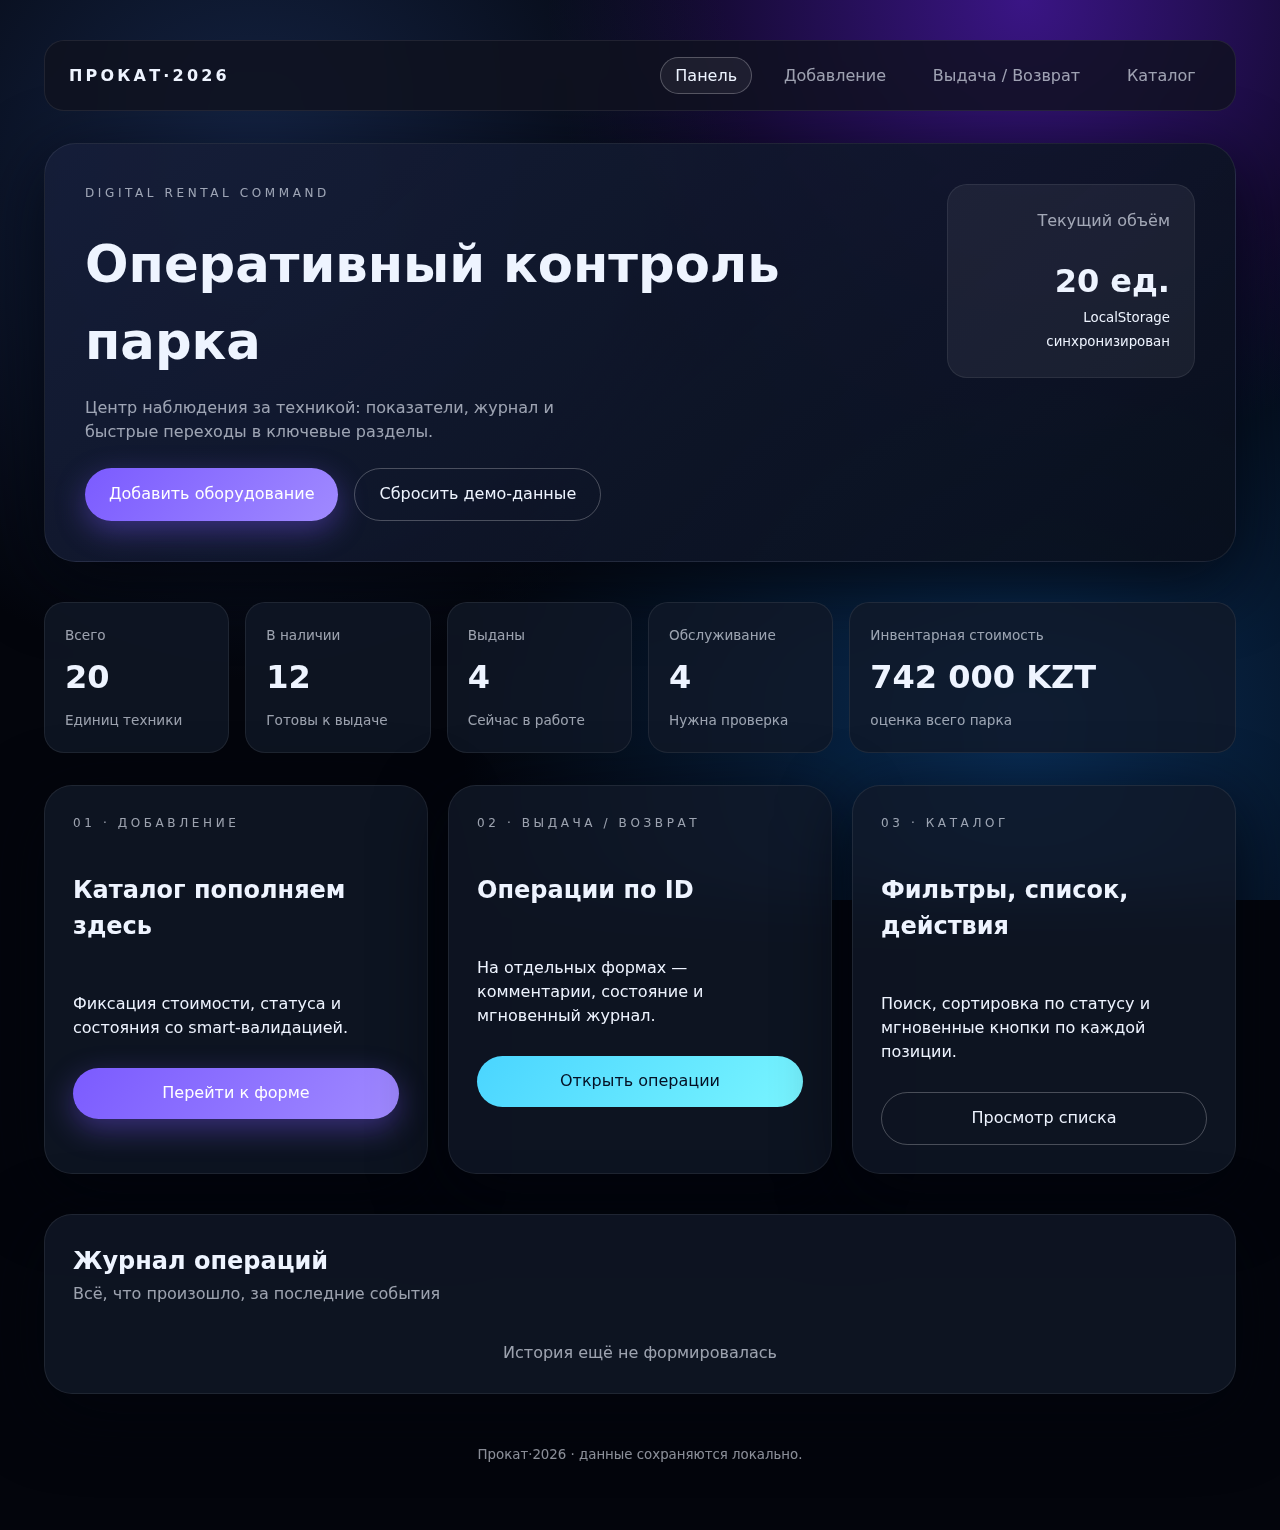
<file: index.html>
<!DOCTYPE html>
<html lang="ru">
  <head>
    <meta charset="UTF-8" />
    <meta name="viewport" content="width=device-width, initial-scale=1.0" />
    <title>Прокат 2026 · Главная панель</title>
    <link rel="stylesheet" href="styles.css" />
  </head>
  <body data-page="dashboard">
    <div class="app-shell">
      <nav class="nav-bar">
        <a class="brand" href="index.html">Прокат·2026</a>
        <div class="nav-links">
          <a class="nav-link active" href="index.html">Панель</a>
          <a class="nav-link" href="add.html">Добавление</a>
          <a class="nav-link" href="operations.html">Выдача / Возврат</a>
          <a class="nav-link" href="catalog.html">Каталог</a>
        </div>
      </nav>

      <header class="hero">
        <div>
          <p class="eyebrow">Digital Rental Command</p>
          <h1>Оперативный контроль парка</h1>
          <p>
            Центр наблюдения за техникой: показатели, журнал и быстрые переходы в ключевые разделы.
          </p>
          <div class="hero-actions">
            <a class="btn primary" href="add.html">Добавить оборудование</a>
            <button type="button" class="btn ghost" id="reset-data">Сбросить демо-данные</button>
          </div>
        </div>
        <div class="hero-card">
          <p>Текущий объём</p>
          <h3 id="hero-total">0 ед.</h3>
          <small>LocalStorage синхронизирован</small>
        </div>
      </header>

      <section class="stats-grid">
        <article class="stat-card">
          <span class="label">Всего</span>
          <span class="value" data-stat="total">0</span>
          <span class="hint">Единиц техники</span>
        </article>
        <article class="stat-card">
          <span class="label">В наличии</span>
          <span class="value" data-stat="available">0</span>
          <span class="hint">Готовы к выдаче</span>
        </article>
        <article class="stat-card">
          <span class="label">Выданы</span>
          <span class="value" data-stat="issued">0</span>
          <span class="hint">Сейчас в работе</span>
        </article>
        <article class="stat-card">
          <span class="label">Обслуживание</span>
          <span class="value" data-stat="service">0</span>
          <span class="hint">Нужна проверка</span>
        </article>
        <article class="stat-card wide">
          <span class="label">Инвентарная стоимость</span>
          <span class="value" data-stat="cost">0 ₸</span>
          <span class="hint">оценка всего парка</span>
        </article>
      </section>

      <section class="quick-grid">
        <article class="card quick-card">
          <p class="eyebrow">01 · Добавление</p>
          <h2>Каталог пополняем здесь</h2>
          <p>Фиксация стоимости, статуса и состояния со smart-валидацией.</p>
          <a class="btn primary" href="add.html">Перейти к форме</a>
        </article>
        <article class="card quick-card">
          <p class="eyebrow">02 · Выдача / Возврат</p>
          <h2>Операции по ID</h2>
          <p>На отдельных формах — комментарии, состояние и мгновенный журнал.</p>
          <a class="btn accent" href="operations.html">Открыть операции</a>
        </article>
        <article class="card quick-card">
          <p class="eyebrow">03 · Каталог</p>
          <h2>Фильтры, список, действия</h2>
          <p>Поиск, сортировка по статусу и мгновенные кнопки по каждой позиции.</p>
          <a class="btn ghost" href="catalog.html">Просмотр списка</a>
        </article>
      </section>

      <section class="content-grid single">
        <article class="card history-card">
          <div class="card-head">
            <h2>Журнал операций</h2>
            <p>Всё, что произошло, за последние события</p>
          </div>
          <ol id="history-list" class="history-list"></ol>
          <p id="history-empty" class="empty-state">История ещё не формировалась</p>
        </article>
      </section>

      <footer>
        <small>Прокат·2026 · данные сохраняются локально.</small>
      </footer>
    </div>

    <template id="history-template">
      <li>
        <div class="history-icon" data-field="icon">∙</div>
        <div>
          <p data-field="title"></p>
          <small data-field="time"></small>
        </div>
      </li>
    </template>

    <script src="core.js"></script>
    <script src="dashboard.js"></script>
  </body>
</html>
</file>
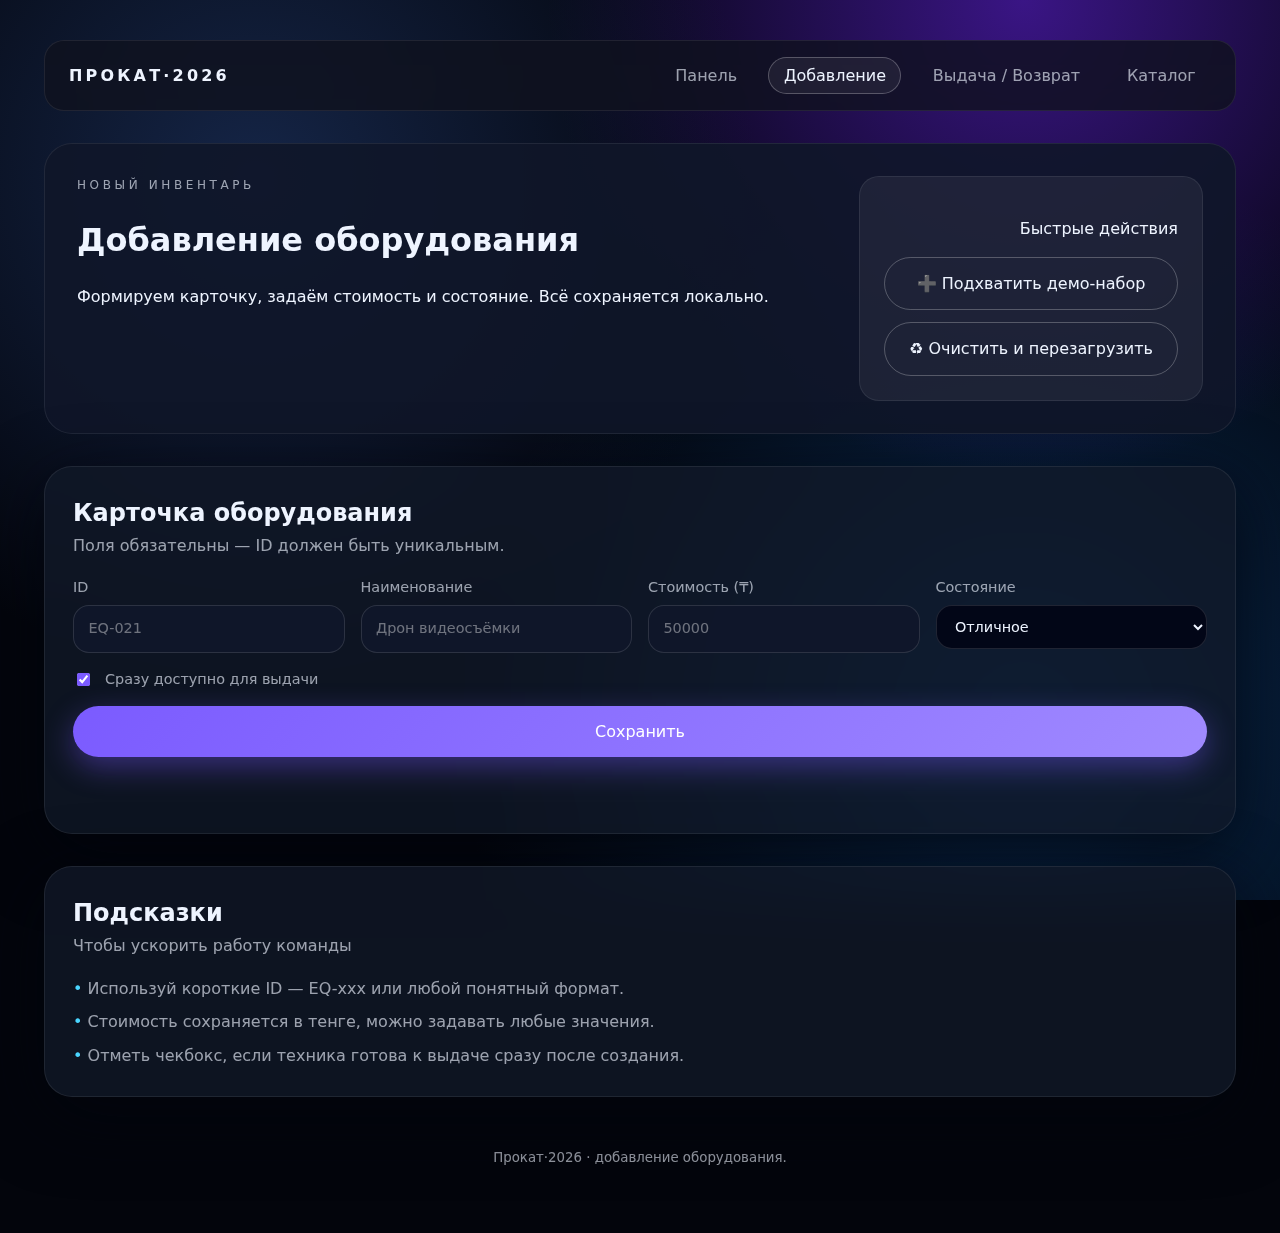
<file: add.html>
<!DOCTYPE html>
<html lang="ru">
  <head>
    <meta charset="UTF-8" />
    <meta name="viewport" content="width=device-width, initial-scale=1.0" />
    <title>Прокат 2026 · Добавление оборудования</title>
    <link rel="stylesheet" href="styles.css" />
  </head>
  <body data-page="add">
    <div class="app-shell">
      <nav class="nav-bar">
        <a class="brand" href="index.html">Прокат·2026</a>
        <div class="nav-links">
          <a class="nav-link" href="index.html">Панель</a>
          <a class="nav-link active" href="add.html">Добавление</a>
          <a class="nav-link" href="operations.html">Выдача / Возврат</a>
          <a class="nav-link" href="catalog.html">Каталог</a>
        </div>
      </nav>

      <header class="page-hero">
        <div>
          <p class="eyebrow">Новый инвентарь</p>
          <h1>Добавление оборудования</h1>
          <p>Формируем карточку, задаём стоимость и состояние. Всё сохраняется локально.</p>
        </div>
        <div class="hero-card">
          <p>Быстрые действия</p>
          <div class="hero-card-actions">
            <button type="button" class="btn ghost" id="seed-demo">➕ Подхватить демо-набор</button>
            <button type="button" class="btn ghost" id="reset-data">♻ Очистить и перезагрузить</button>
          </div>
        </div>
      </header>

      <section class="card form-card">
        <div class="card-head">
          <h2>Карточка оборудования</h2>
          <p>Поля обязательны — ID должен быть уникальным.</p>
        </div>
        <form id="add-form" class="form-grid">
          <label>
            ID
            <input type="text" name="id" placeholder="EQ-021" autocomplete="off" required />
          </label>
          <label>
            Наименование
            <input type="text" name="name" placeholder="Дрон видеосъёмки" autocomplete="off" required />
          </label>
          <label>
            Стоимость (₸)
            <input type="number" name="price" min="0" step="100" placeholder="50000" required />
          </label>
          <label>
            Состояние
            <select name="condition">
              <option value="отличное">Отличное</option>
              <option value="хорошее">Хорошее</option>
              <option value="удовлетворительное">Удовлетворительное</option>
              <option value="требует ремонта">Требует ремонта</option>
            </select>
          </label>
          <label class="full-width checkbox">
            <input type="checkbox" name="inService" checked />
            Сразу доступно для выдачи
          </label>
          <button type="submit" class="btn primary full-width">Сохранить</button>
        </form>
        <p id="add-feedback" class="feedback" role="status"></p>
      </section>

      <section class="card tips-card">
        <div class="card-head">
          <h2>Подсказки</h2>
          <p>Чтобы ускорить работу команды</p>
        </div>
        <ul class="tips-list">
          <li>Используй короткие ID — EQ-xxx или любой понятный формат.</li>
          <li>Стоимость сохраняется в тенге, можно задавать любые значения.</li>
          <li>Отметь чекбокс, если техника готова к выдаче сразу после создания.</li>
        </ul>
      </section>

      <footer>
        <small>Прокат·2026 · добавление оборудования.</small>
      </footer>
    </div>

    <script src="core.js"></script>
    <script src="add.js"></script>
  </body>
</html>
</file>
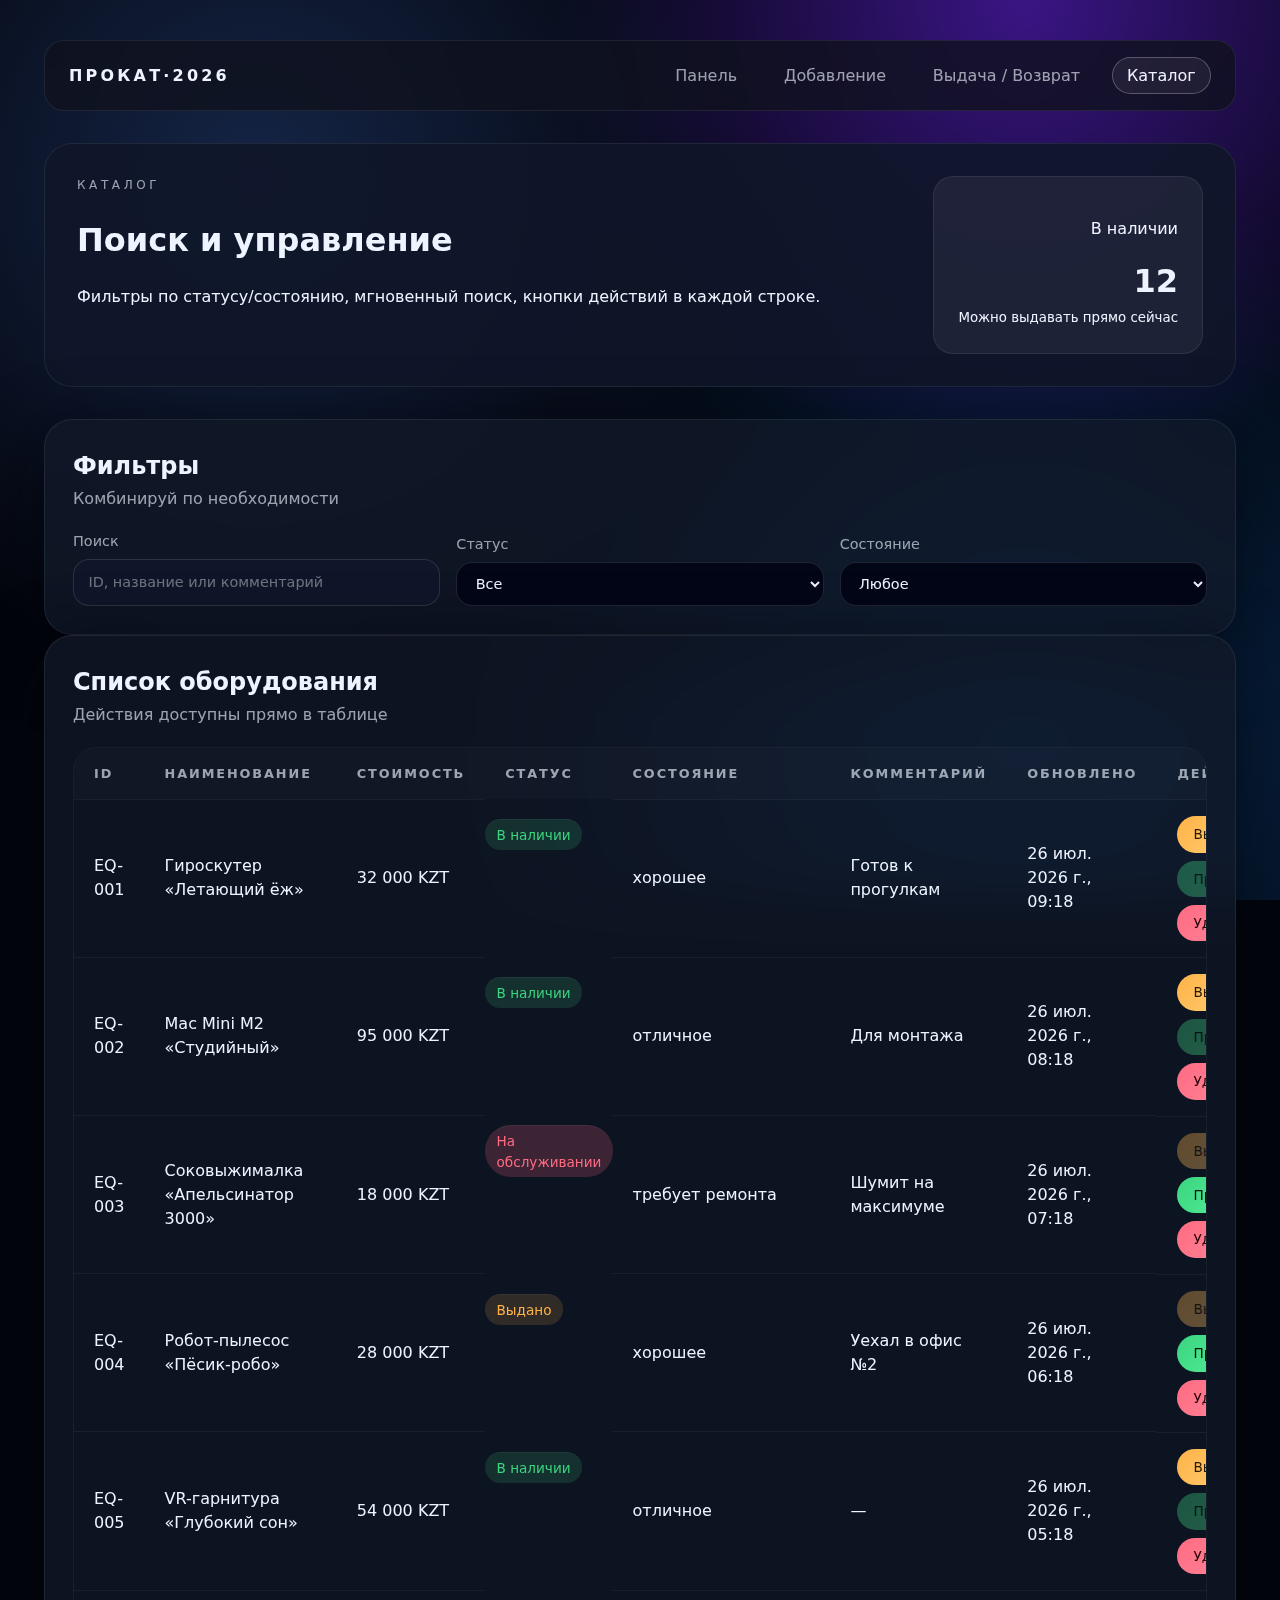
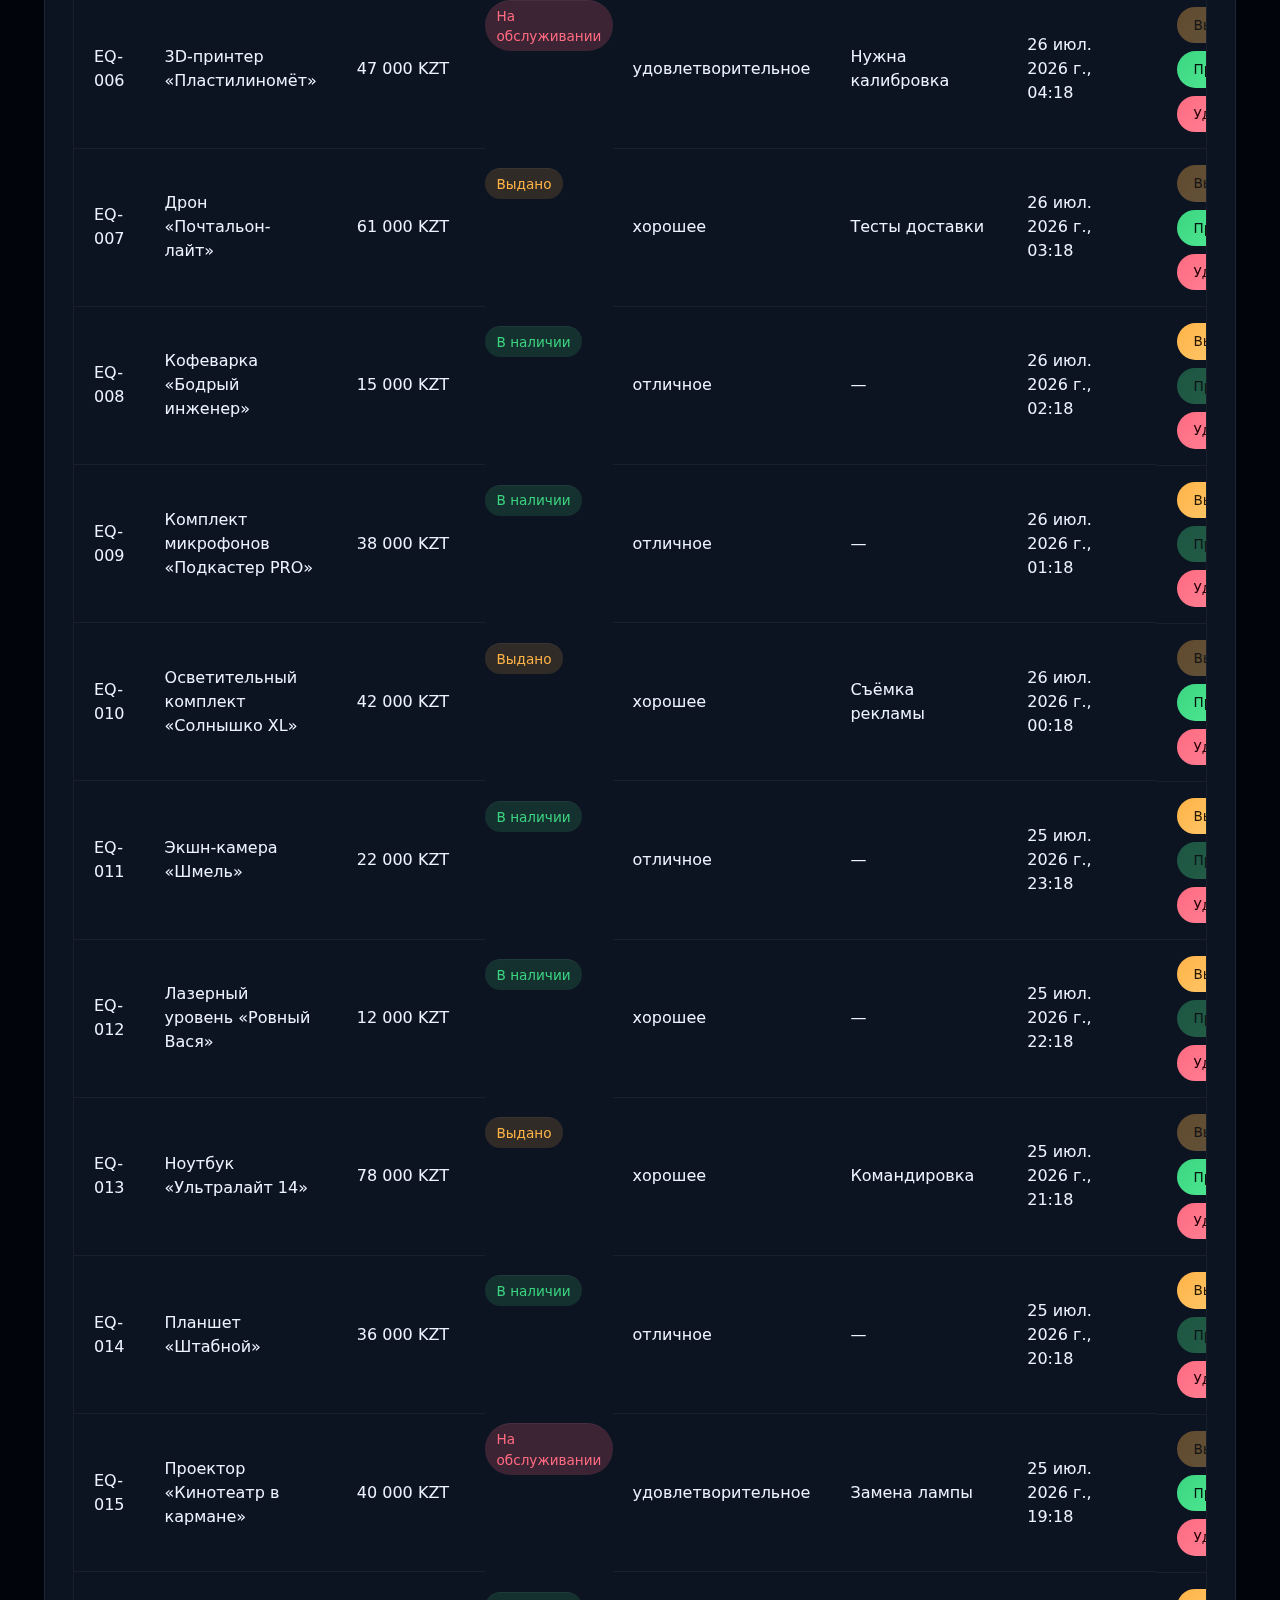
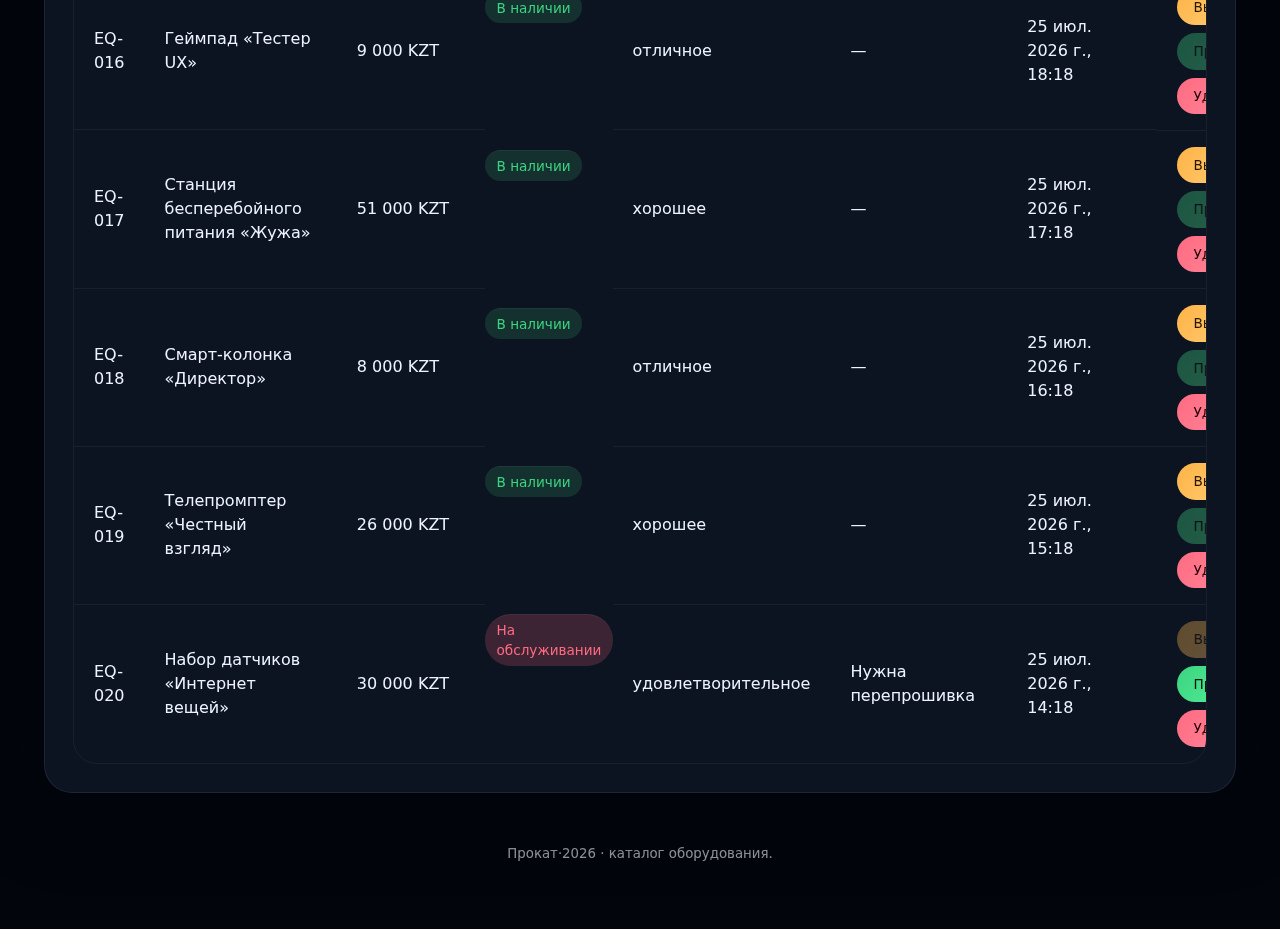
<file: catalog.html>
<!DOCTYPE html>
<html lang="ru">
  <head>
    <meta charset="UTF-8" />
    <meta name="viewport" content="width=device-width, initial-scale=1.0" />
    <title>Прокат 2026 · Каталог</title>
    <link rel="stylesheet" href="styles.css" />
  </head>
  <body data-page="catalog">
    <div class="app-shell">
      <nav class="nav-bar">
        <a class="brand" href="index.html">Прокат·2026</a>
        <div class="nav-links">
          <a class="nav-link" href="index.html">Панель</a>
          <a class="nav-link" href="add.html">Добавление</a>
          <a class="nav-link" href="operations.html">Выдача / Возврат</a>
          <a class="nav-link active" href="catalog.html">Каталог</a>
        </div>
      </nav>

      <header class="page-hero">
        <div>
          <p class="eyebrow">Каталог</p>
          <h1>Поиск и управление</h1>
          <p>Фильтры по статусу/состоянию, мгновенный поиск, кнопки действий в каждой строке.</p>
        </div>
        <div class="hero-card">
          <p>В наличии</p>
          <h3 data-stat="available">0</h3>
          <small>Можно выдавать прямо сейчас</small>
        </div>
      </header>

      <section class="card filter-card">
        <div class="card-head">
          <h2>Фильтры</h2>
          <p>Комбинируй по необходимости</p>
        </div>
        <div class="filters">
          <label>
            Поиск
            <input type="search" id="search-input" placeholder="ID, название или комментарий" />
          </label>
          <label>
            Статус
            <select id="status-filter">
              <option value="all">Все</option>
              <option value="available">В наличии</option>
              <option value="issued">Выдано</option>
              <option value="service">На обслуживании</option>
            </select>
          </label>
          <label>
            Состояние
            <select id="condition-filter">
              <option value="all">Любое</option>
              <option value="отличное">Отличное</option>
              <option value="хорошее">Хорошее</option>
              <option value="удовлетворительное">Удовлетворительное</option>
              <option value="требует ремонта">Требует ремонта</option>
            </select>
          </label>
        </div>
      </section>

      <section class="card table-card">
        <div class="card-head">
          <h2>Список оборудования</h2>
          <p>Действия доступны прямо в таблице</p>
        </div>
        <div class="table-wrapper">
          <table>
            <thead>
              <tr>
                <th>ID</th>
                <th>Наименование</th>
                <th>Стоимость</th>
                <th>Статус</th>
                <th>Состояние</th>
                <th>Комментарий</th>
                <th>Обновлено</th>
                <th>Действия</th>
              </tr>
            </thead>
            <tbody id="equipment-body"></tbody>
          </table>
        </div>
        <p id="empty-state" class="empty-state">Пока ничего не найдено</p>
      </section>

      <footer>
        <small>Прокат·2026 · каталог оборудования.</small>
      </footer>
    </div>

    <div id="issue-modal" class="modal-backdrop hidden">
      <div class="modal-card">
        <div class="modal-header">
          <h3>Выдать оборудование</h3>
          <button type="button" class="btn chip ghost modal-close" data-close="issue-modal">
            ✕
          </button>
        </div>
        <p class="modal-subtitle">
          Укажи, кому выдаём позицию <strong id="issue-eq-id">—</strong>. Основные поля можно оставить пустыми,
          если не обязательны по внутренним правилам.
        </p>
        <form id="issue-person-form" class="stacked-form">
          <label>
            ID человека
            <input type="text" name="personId" placeholder="CL-001" autocomplete="off" />
          </label>
          <label>
            E‑mail
            <input type="email" name="email" placeholder="user@example.com" autocomplete="off" />
          </label>
          <label>
            ИИН
            <input type="text" name="iin" placeholder="ИИН / паспорт" autocomplete="off" />
          </label>
          <label>
            Телефон
            <input type="tel" name="phone" placeholder="+7 ..." autocomplete="off" />
          </label>
          <label>
            Сумма залога (₸)
            <input type="number" name="deposit" min="0" step="100" placeholder="10000" />
          </label>
          <label>
            Комментарий
            <input type="text" name="note" placeholder="Для какого проекта / отдела" />
          </label>
          <button type="submit" class="btn accent full-width">Подтвердить выдачу</button>
        </form>
      </div>
    </div>

    <template id="row-template">
      <tr>
        <td data-field="id"></td>
        <td data-field="name"></td>
        <td data-field="price"></td>
        <td data-field="status"></td>
        <td data-field="condition"></td>
        <td data-field="note"></td>
        <td data-field="updated"></td>
        <td class="actions">
          <button data-action="issue" class="btn chip warning">Выдать</button>
          <button data-action="return" class="btn chip success">Принять</button>
          <button data-action="remove" class="btn chip danger">Удалить</button>
        </td>
      </tr>
    </template>

    <script src="core.js"></script>
    <script src="catalog.js"></script>
  </body>
</html>
</file>
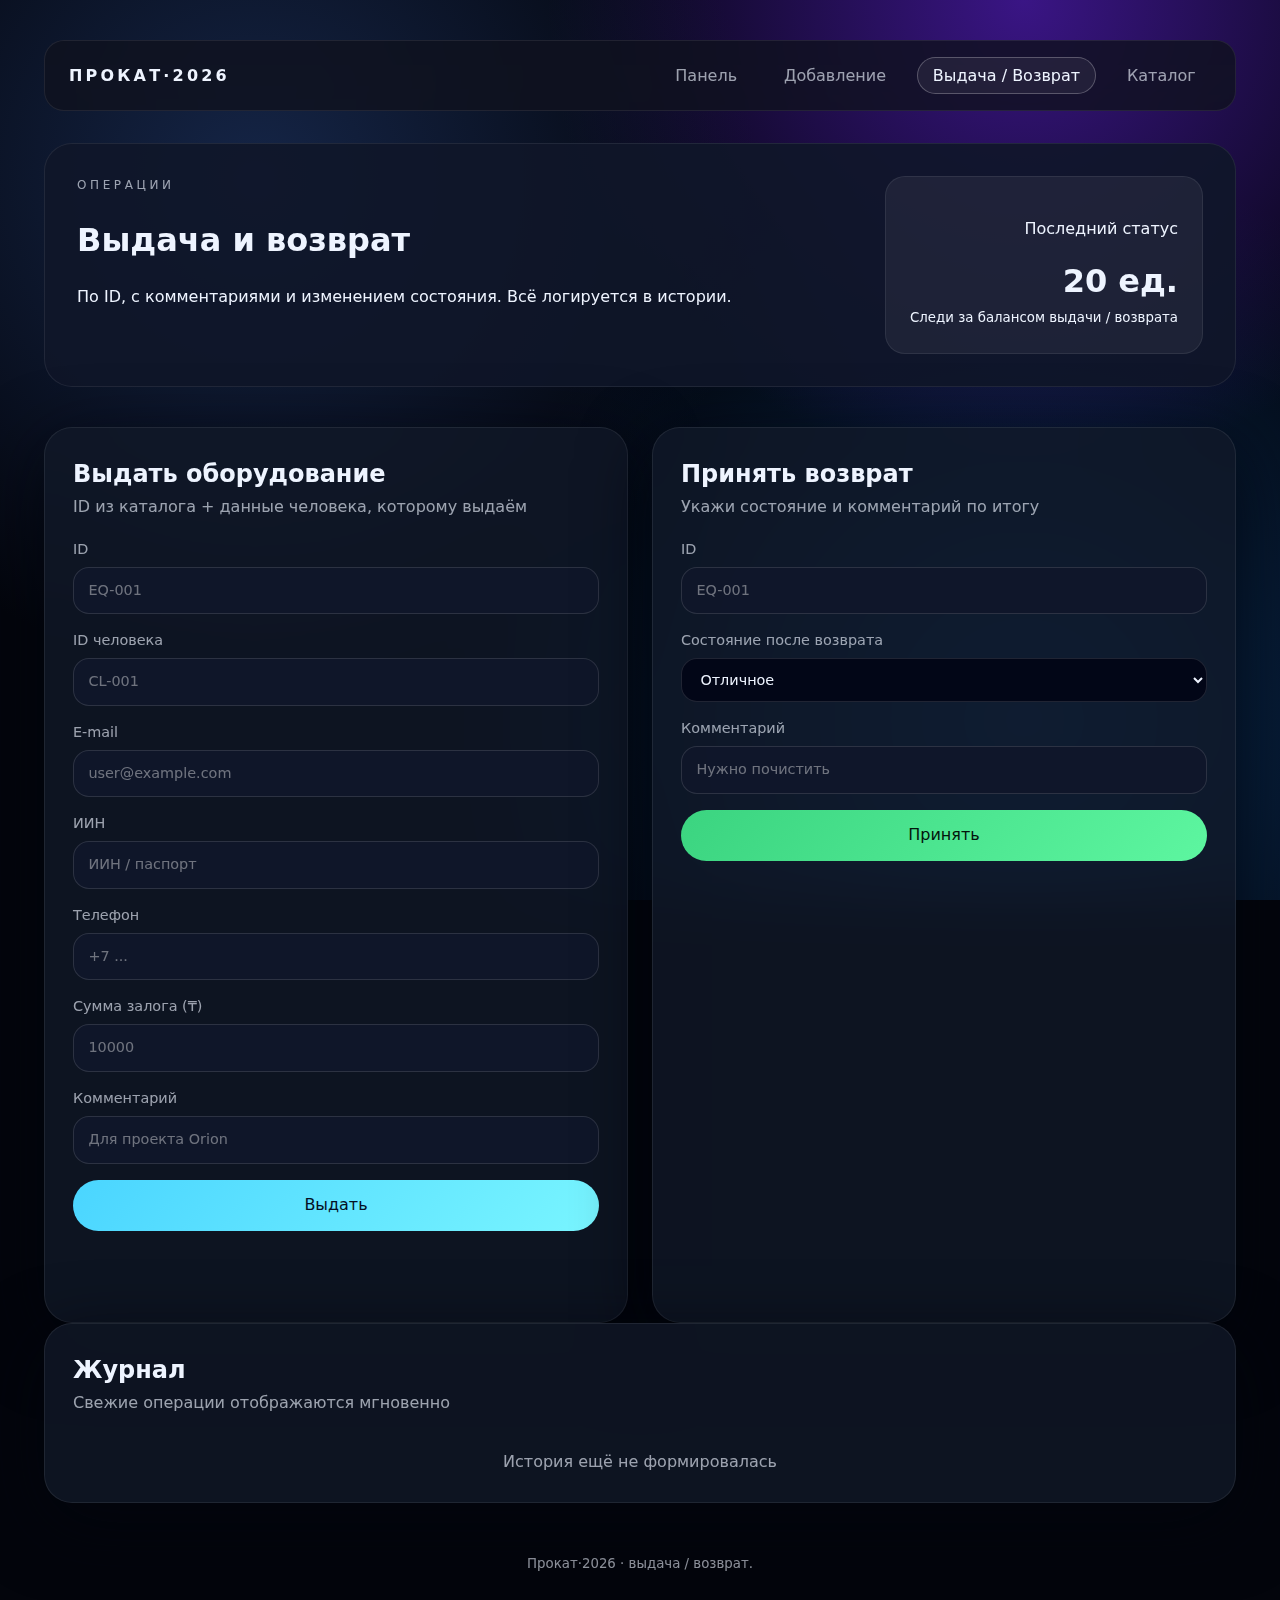
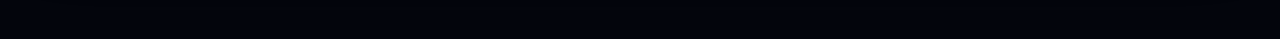
<file: operations.html>
<!DOCTYPE html>
<html lang="ru">
  <head>
    <meta charset="UTF-8" />
    <meta name="viewport" content="width=device-width, initial-scale=1.0" />
    <title>Прокат 2026 · Выдача и возврат</title>
    <link rel="stylesheet" href="styles.css" />
  </head>
  <body data-page="operations">
    <div class="app-shell">
      <nav class="nav-bar">
        <a class="brand" href="index.html">Прокат·2026</a>
        <div class="nav-links">
          <a class="nav-link" href="index.html">Панель</a>
          <a class="nav-link" href="add.html">Добавление</a>
          <a class="nav-link active" href="operations.html">Выдача / Возврат</a>
          <a class="nav-link" href="catalog.html">Каталог</a>
        </div>
      </nav>

      <header class="page-hero">
        <div>
          <p class="eyebrow">Операции</p>
          <h1>Выдача и возврат</h1>
          <p>По ID, с комментариями и изменением состояния. Всё логируется в истории.</p>
        </div>
        <div class="hero-card">
          <p>Последний статус</p>
          <h3 id="hero-total">0 ед.</h3>
          <small>Следи за балансом выдачи / возврата</small>
        </div>
      </header>

      <section class="layout-grid">
        <article class="card action-card">
          <div class="card-head">
            <h2>Выдать оборудование</h2>
            <p>ID из каталога + данные человека, которому выдаём</p>
          </div>
          <form id="issue-form" class="stacked-form">
            <label>
              ID
              <input type="text" name="id" placeholder="EQ-001" autocomplete="off" required />
            </label>
            <label>
              ID человека
              <input type="text" name="personId" placeholder="CL-001" autocomplete="off" />
            </label>
            <label>
              E‑mail
              <input type="email" name="email" placeholder="user@example.com" autocomplete="off" />
            </label>
            <label>
              ИИН
              <input type="text" name="iin" placeholder="ИИН / паспорт" autocomplete="off" />
            </label>
            <label>
              Телефон
              <input type="tel" name="phone" placeholder="+7 ..." autocomplete="off" />
            </label>
            <label>
              Сумма залога (₸)
              <input type="number" name="deposit" min="0" step="100" placeholder="10000" />
            </label>
            <label>
              Комментарий
              <input type="text" name="note" placeholder="Для проекта Orion" />
            </label>
            <button type="submit" class="btn accent full-width">Выдать</button>
            <p class="feedback"></p>
          </form>
        </article>

        <article class="card action-card">
          <div class="card-head">
            <h2>Принять возврат</h2>
            <p>Укажи состояние и комментарий по итогу</p>
          </div>
          <form id="return-form" class="stacked-form">
            <label>
              ID
              <input type="text" name="id" placeholder="EQ-001" autocomplete="off" required />
            </label>
            <label>
              Состояние после возврата
              <select name="condition">
                <option value="отличное">Отличное</option>
                <option value="хорошее">Хорошее</option>
                <option value="удовлетворительное">Удовлетворительное</option>
                <option value="требует ремонта">Требует ремонта</option>
              </select>
            </label>
            <label>
              Комментарий
              <input type="text" name="note" placeholder="Нужно почистить" />
            </label>
            <button type="submit" class="btn success full-width">Принять</button>
            <p class="feedback"></p>
          </form>
        </article>
      </section>

      <section class="card history-card">
        <div class="card-head">
          <h2>Журнал</h2>
          <p>Свежие операции отображаются мгновенно</p>
        </div>
        <ol id="history-list" class="history-list"></ol>
        <p id="history-empty" class="empty-state">История ещё не формировалась</p>
      </section>

      <footer>
        <small>Прокат·2026 · выдача / возврат.</small>
      </footer>
    </div>

    <template id="history-template">
      <li>
        <div class="history-icon" data-field="icon">∙</div>
        <div>
          <p data-field="title"></p>
          <small data-field="time"></small>
        </div>
      </li>
    </template>

    <script src="core.js"></script>
    <script src="operations.js"></script>
  </body>
</html>
</file>
<file: styles.css>
:root {
  color-scheme: dark;
  font-family: "Inter", "Rubik", system-ui, -apple-system, BlinkMacSystemFont,
    sans-serif;
  font-size: 16px;
  line-height: 1.5;
  --bg: #03050c;
  --bg-gradient: radial-gradient(circle at 20% 20%, #152547 0%, transparent 40%),
    radial-gradient(circle at 80% 0%, #3a1585 0%, transparent 35%),
    radial-gradient(circle at 80% 80%, #092d55 0%, transparent 45%),
    #03050c;
  --card: rgba(17, 24, 40, 0.78);
  --card-strong: rgba(19, 28, 54, 0.95);
  --border: rgba(255, 255, 255, 0.08);
  --text: #eef4ff;
  --muted: rgba(238, 244, 255, 0.64);
  --primary: #7b5bff;
  --primary-strong: #a08aff;
  --accent: #4ad5ff;
  --success: #3bd480;
  --danger: #ff6b81;
  --warning: #ffb347;
  --surface-highlight: rgba(255, 255, 255, 0.06);
  --shadow: 0 20px 70px rgba(3, 5, 12, 0.8);
}

*,
*::before,
*::after {
  box-sizing: border-box;
}

body {
  margin: 0;
  min-height: 100vh;
  background: var(--bg);
  color: var(--text);
  font-weight: 400;
  -webkit-font-smoothing: antialiased;
}

body::before {
  content: "";
  position: fixed;
  inset: 0;
  background: var(--bg-gradient);
  z-index: -2;
}

.app-shell {
  max-width: 1280px;
  margin: 0 auto;
  padding: 2.5rem clamp(1rem, 4vw, 2.75rem) 4rem;
}

.nav-bar {
  display: flex;
  justify-content: space-between;
  align-items: center;
  margin-bottom: 2rem;
  padding: 1rem 1.5rem;
  border-radius: 20px;
  background: rgba(15, 18, 30, 0.8);
  border: 1px solid rgba(255, 255, 255, 0.08);
  backdrop-filter: blur(20px);
}

.brand {
  font-weight: 700;
  letter-spacing: 0.2em;
  text-transform: uppercase;
  color: var(--text);
  text-decoration: none;
}

.nav-links {
  display: flex;
  gap: 1rem;
  flex-wrap: wrap;
}

.nav-link {
  color: var(--muted);
  text-decoration: none;
  padding: 0.35rem 0.9rem;
  border-radius: 999px;
  border: 1px solid transparent;
  transition: color 0.2s ease, border-color 0.2s ease, background 0.2s ease;
}

.nav-link:hover {
  color: var(--text);
}

.nav-link.active {
  border-color: rgba(255, 255, 255, 0.25);
  background: rgba(255, 255, 255, 0.06);
  color: var(--text);
}

.hero {
  display: flex;
  gap: 2.5rem;
  align-items: flex-start;
  justify-content: space-between;
  padding: 2.5rem;
  border-radius: 32px;
  background: linear-gradient(140deg, rgba(22, 30, 57, 0.94), rgba(9, 15, 27, 0.9));
  border: 1px solid rgba(255, 255, 255, 0.08);
  box-shadow: var(--shadow);
}

.eyebrow {
  text-transform: uppercase;
  letter-spacing: 0.3em;
  font-size: 0.75rem;
  color: var(--muted);
  margin: 0 0 0.5rem;
}

.hero h1 {
  font-size: clamp(2rem, 4vw, 3.2rem);
  margin: 0 0 1rem;
}

.hero p {
  max-width: 540px;
  color: var(--muted);
  margin: 0 0 1.5rem;
}

.hero-actions {
  display: flex;
  gap: 1rem;
  flex-wrap: wrap;
}

.hero-card {
  min-width: 220px;
  padding: 1.5rem;
  border-radius: 20px;
  background: rgba(255, 255, 255, 0.06);
  border: 1px solid rgba(255, 255, 255, 0.08);
  text-align: right;
}

.hero-card h3 {
  margin: 0.25rem 0 0;
  font-size: 2rem;
}

.hero-card-actions {
  display: flex;
  flex-direction: column;
  gap: 0.75rem;
}

.page-hero {
  display: flex;
  gap: 2rem;
  justify-content: space-between;
  align-items: stretch;
  padding: 2rem;
  border-radius: 28px;
  background: rgba(16, 22, 41, 0.9);
  border: 1px solid rgba(255, 255, 255, 0.08);
  margin-bottom: 2rem;
}

.stats-grid {
  margin-top: 2.5rem;
  display: grid;
  grid-template-columns: repeat(auto-fit, minmax(180px, 1fr));
  gap: 1rem;
}

.stat-card {
  padding: 1.25rem;
  border-radius: 20px;
  background: var(--card);
  border: 1px solid var(--border);
  backdrop-filter: blur(18px);
}

.stat-card .label {
  color: var(--muted);
  font-size: 0.85rem;
}

.stat-card .value {
  display: block;
  font-size: 2rem;
  margin: 0.4rem 0;
  font-weight: 600;
}

.stat-card .hint {
  font-size: 0.85rem;
  color: var(--muted);
}

.stat-card.wide {
  grid-column: span 2;
}

.layout-grid {
  display: grid;
  grid-template-columns: repeat(auto-fit, minmax(320px, 1fr));
  gap: 1.5rem;
  margin-top: 2.5rem;
}

.content-grid {
  margin-top: 2.5rem;
  display: grid;
  grid-template-columns: minmax(0, 2fr) minmax(280px, 1fr);
  gap: 1.5rem;
}

.content-grid.single {
  grid-template-columns: 1fr;
}

.quick-grid {
  margin-top: 2rem;
  display: grid;
  grid-template-columns: repeat(auto-fit, minmax(280px, 1fr));
  gap: 1.25rem;
}

.quick-card {
  display: flex;
  flex-direction: column;
  gap: 0.75rem;
}

.tips-card {
  margin-top: 2rem;
}

.tips-list {
  list-style: none;
  margin: 0;
  padding-left: 0;
  display: flex;
  flex-direction: column;
  gap: 0.6rem;
  color: var(--muted);
}

.tips-list li::before {
  content: "• ";
  color: var(--accent);
}

.card {
  background: var(--card);
  border: 1px solid var(--border);
  border-radius: 28px;
  padding: clamp(1.25rem, 4vw, 1.75rem);
  box-shadow: var(--shadow);
  backdrop-filter: blur(26px);
}

.card-head h2 {
  margin: 0;
}

.card-head p {
  margin: 0.2rem 0 1.2rem;
  color: var(--muted);
}

.form-grid {
  display: grid;
  grid-template-columns: repeat(auto-fit, minmax(220px, 1fr));
  gap: 1rem;
}

form {
  display: flex;
  flex-direction: column;
  gap: 0.9rem;
}

label {
  font-size: 0.9rem;
  color: var(--muted);
  display: flex;
  flex-direction: column;
  gap: 0.4rem;
}

input,
select,
textarea {
  font: inherit;
  padding: 0.75rem 0.9rem;
  border-radius: 16px;
  border: 1px solid rgba(255, 255, 255, 0.12);
  background: rgba(15, 23, 42, 0.9);
  color: var(--text);
  caret-color: var(--accent);
  transition: border-color 0.2s ease, box-shadow 0.2s ease;
}

input:focus,
select:focus,
textarea:focus {
  border-color: var(--accent);
  outline: none;
  box-shadow: 0 0 0 3px rgba(74, 213, 255, 0.2);
}

input::placeholder,
select::placeholder,
textarea::placeholder {
  color: rgba(255, 255, 255, 0.4);
}

select,
select option {
  background-color: #020617;
  color: var(--text);
}

.checkbox {
  flex-direction: row;
  gap: 0.75rem;
  align-items: center;
}

.checkbox input {
  width: auto;
  accent-color: var(--primary);
}

.stacked-form {
  display: flex;
  flex-direction: column;
  gap: 1rem;
}

.two-column {
  display: grid;
  grid-template-columns: repeat(auto-fit, minmax(240px, 1fr));
  gap: 1.5rem;
}

.filters {
  display: grid;
  grid-template-columns: repeat(auto-fit, minmax(200px, 1fr));
  gap: 1rem;
  align-items: end;
}

.table-wrapper {
  overflow-x: auto;
  border-radius: 24px;
  border: 1px solid rgba(255, 255, 255, 0.05);
}

table {
  width: 100%;
  border-collapse: collapse;
  min-width: 720px;
}

thead {
  background: rgba(255, 255, 255, 0.02);
}

th {
  text-align: left;
  padding: 1rem 1.25rem;
  font-size: 0.8rem;
  text-transform: uppercase;
  letter-spacing: 0.15em;
  color: var(--muted);
}

td {
  padding: 1rem 1.25rem;
  border-top: 1px solid rgba(255, 255, 255, 0.05);
  vertical-align: middle;
}

tbody tr:hover {
  background: rgba(255, 255, 255, 0.02);
}

td.actions {
  display: flex;
  gap: 0.5rem;
  flex-wrap: wrap;
}

.empty-state {
  margin: 1rem 0 0;
  color: var(--muted);
  text-align: center;
}

.feedback {
  min-height: 1.25rem;
  font-size: 0.85rem;
  color: var(--muted);
}

.history-list {
  list-style: none;
  margin: 0;
  padding: 0;
  display: flex;
  flex-direction: column;
  gap: 1rem;
  max-height: 480px;
  overflow-y: auto;
}

.history-list li {
  display: flex;
  gap: 0.9rem;
  align-items: center;
  padding: 0.75rem;
  border-radius: 16px;
  background: rgba(255, 255, 255, 0.03);
  border: 1px solid rgba(255, 255, 255, 0.04);
}

.history-icon {
  width: 42px;
  height: 42px;
  border-radius: 14px;
  display: grid;
  place-items: center;
  font-weight: 600;
  background: rgba(255, 255, 255, 0.08);
}

.history-list p {
  margin: 0;
  font-weight: 500;
}

.history-list small {
  color: var(--muted);
}

.btn {
  font: inherit;
  border: none;
  border-radius: 999px;
  padding: 0.85rem 1.5rem;
  cursor: pointer;
  transition: transform 0.2s ease, box-shadow 0.2s ease;
  display: inline-flex;
  align-items: center;
  justify-content: center;
  gap: 0.35rem;
}

a.btn {
  text-decoration: none;
}

.btn:active {
  transform: translateY(1px);
}

.btn.primary {
  background: linear-gradient(130deg, var(--primary), var(--primary-strong));
  color: #fff;
  box-shadow: 0 10px 30px rgba(123, 91, 255, 0.4);
}

.btn.ghost {
  background: transparent;
  border: 1px solid rgba(255, 255, 255, 0.25);
  color: var(--text);
}

.btn.accent {
  background: linear-gradient(130deg, var(--accent), #79f5ff);
  color: #041024;
}

.btn.success {
  background: linear-gradient(130deg, var(--success), #5df6a0);
  color: #03150c;
}

.btn.danger {
  background: linear-gradient(130deg, var(--danger), #ff8fa1);
  color: #230007;
}

.btn.warning {
  background: linear-gradient(130deg, var(--warning), #ffd480);
  color: #291800;
}

.btn.chip {
  border-radius: 999px;
  padding: 0.5rem 1rem;
  font-size: 0.85rem;
}

.btn:disabled {
  opacity: 0.35;
  cursor: not-allowed;
  box-shadow: none;
}

.full-width {
  grid-column: 1 / -1;
}

.status-badge {
  display: inline-flex;
  align-items: center;
  gap: 0.4rem;
  padding: 0.3rem 0.7rem;
  border-radius: 999px;
  font-size: 0.85rem;
}

.status-available {
  background: rgba(59, 212, 128, 0.15);
  color: var(--success);
}

.status-issued {
  background: rgba(255, 179, 71, 0.15);
  color: var(--warning);
}

.status-service {
  background: rgba(255, 107, 129, 0.2);
  color: var(--danger);
}

footer {
  text-align: center;
  margin-top: 3rem;
  color: var(--muted);
}

.modal-backdrop {
  position: fixed;
  inset: 0;
  background: rgba(3, 7, 18, 0.75);
  display: flex;
  align-items: center;
  justify-content: center;
  z-index: 40;
}

.modal-card {
  background: var(--card-strong);
  border-radius: 24px;
  border: 1px solid rgba(255, 255, 255, 0.15);
  box-shadow: var(--shadow);
  max-width: 440px;
  width: 100%;
  padding: 1.5rem 1.75rem 1.25rem;
}

.modal-header {
  display: flex;
  justify-content: space-between;
  align-items: center;
  margin-bottom: 1rem;
}

.modal-header h3 {
  margin: 0;
}

.modal-close {
  background: transparent;
  border-radius: 999px;
  padding: 0.25rem 0.6rem;
  border: 1px solid rgba(255, 255, 255, 0.2);
  color: var(--muted);
}

.modal-subtitle {
  margin: 0 0 1rem;
  font-size: 0.85rem;
  color: var(--muted);
}

.hidden {
  display: none !important;
}

@media (max-width: 960px) {
  .hero {
    flex-direction: column;
  }

  .page-hero {
    flex-direction: column;
  }

  .content-grid {
    grid-template-columns: 1fr;
  }
}

@media (max-width: 600px) {
  .app-shell {
    padding: 1.5rem 1rem 3rem;
  }

  .hero,
  .card {
    border-radius: 20px;
    padding: 1.25rem;
  }

  table {
    min-width: 600px;
  }
}
</file>
